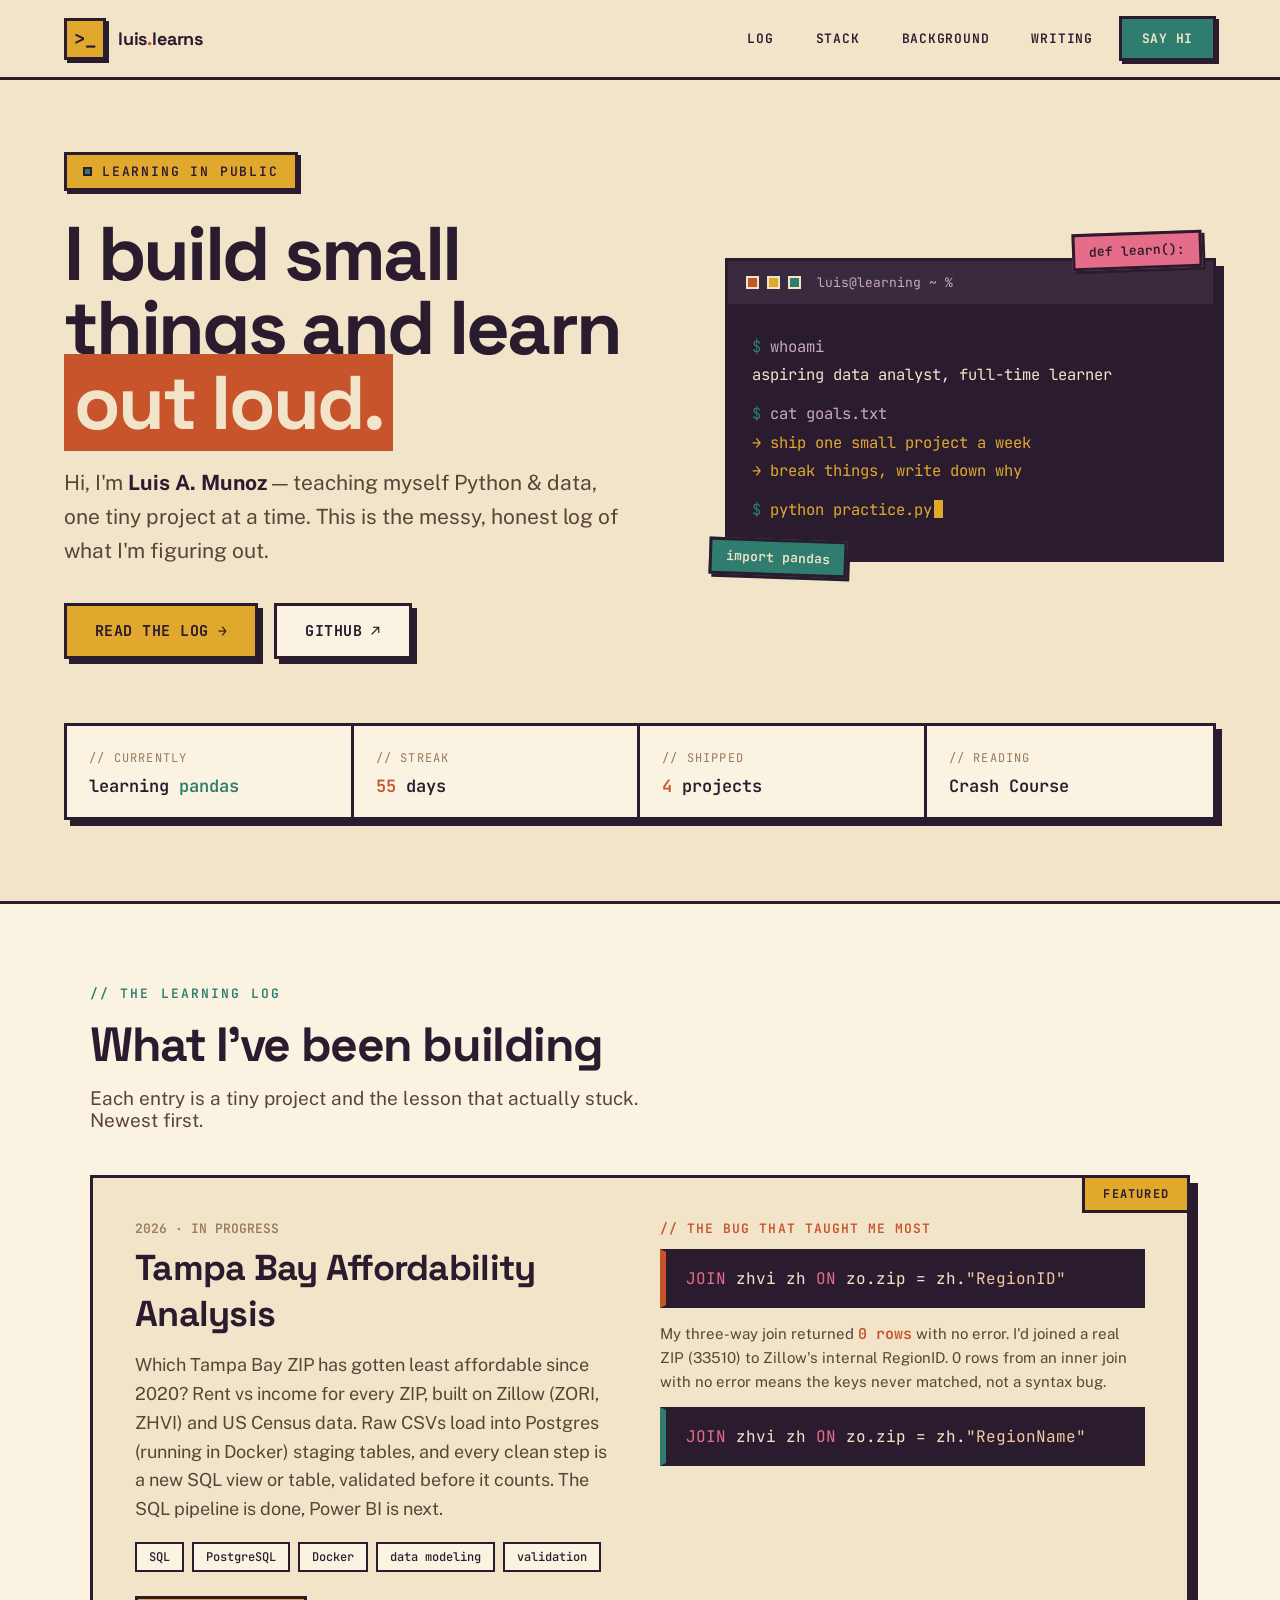
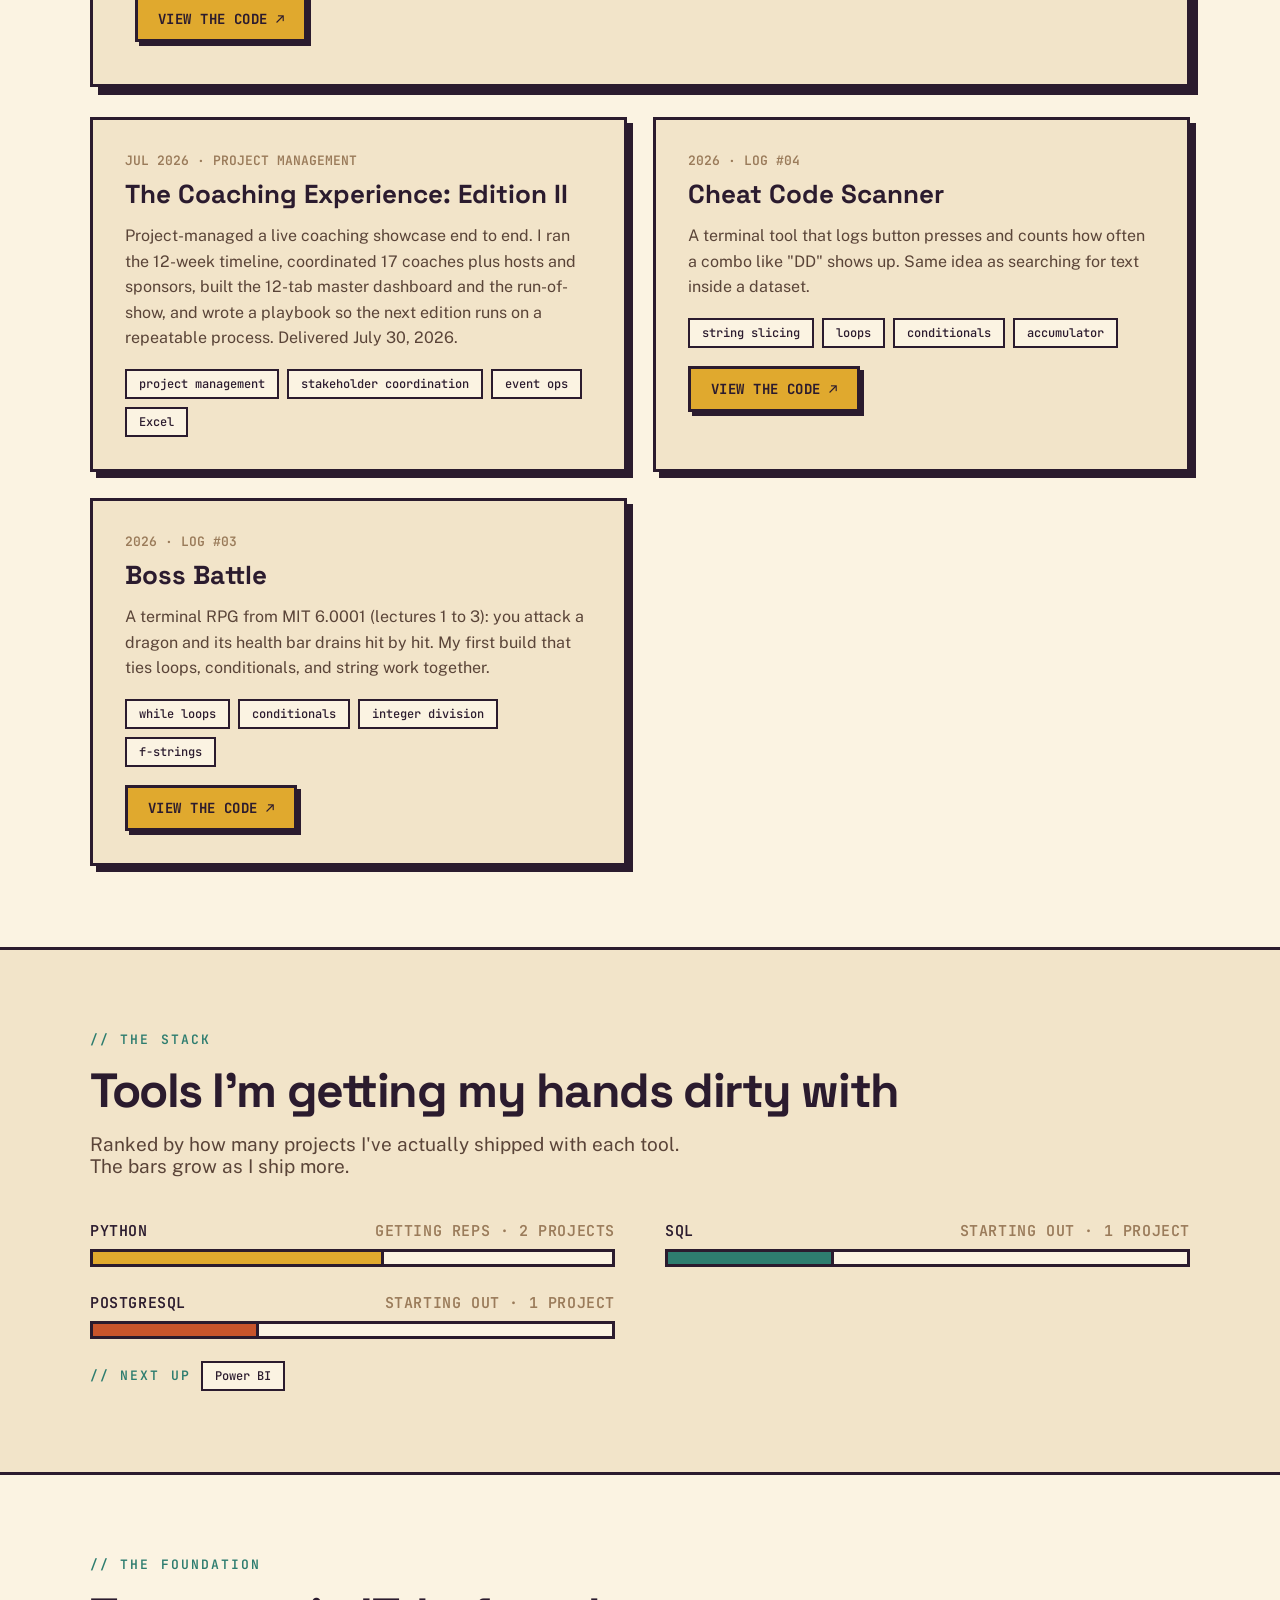
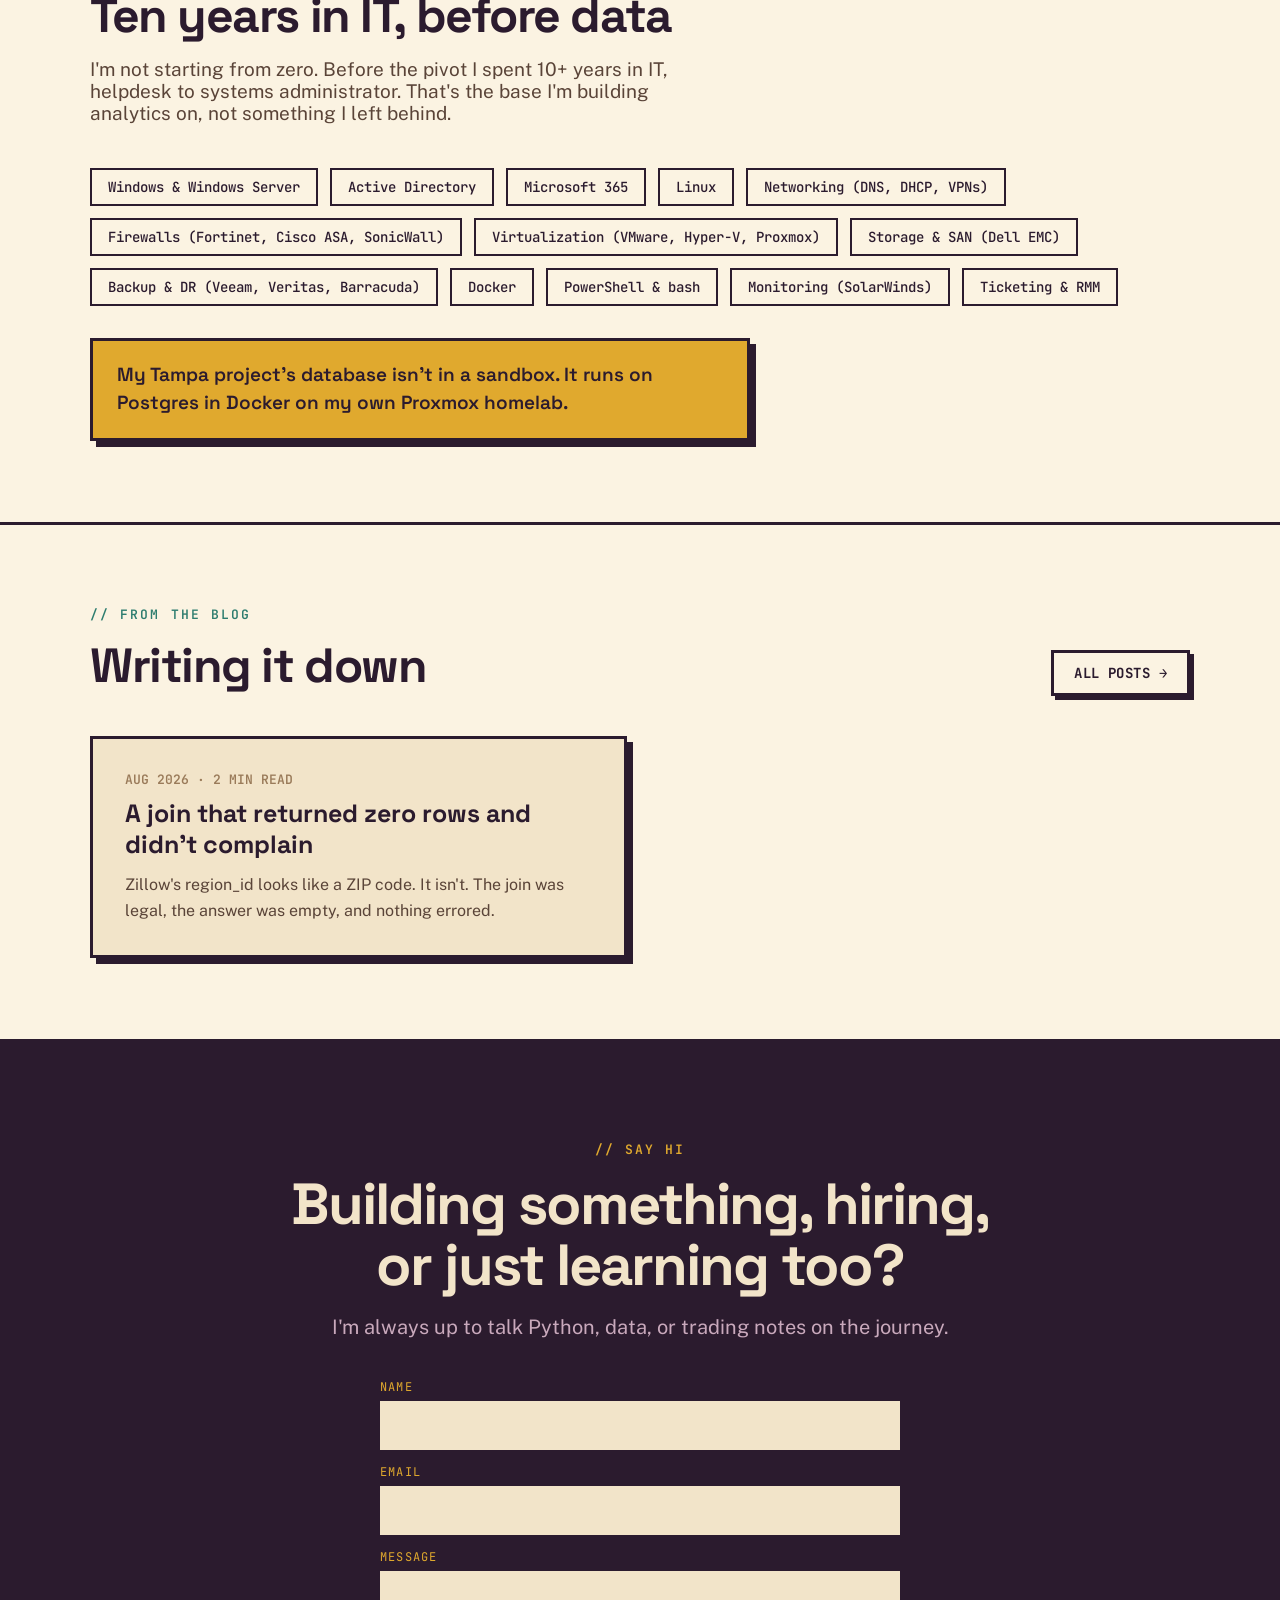
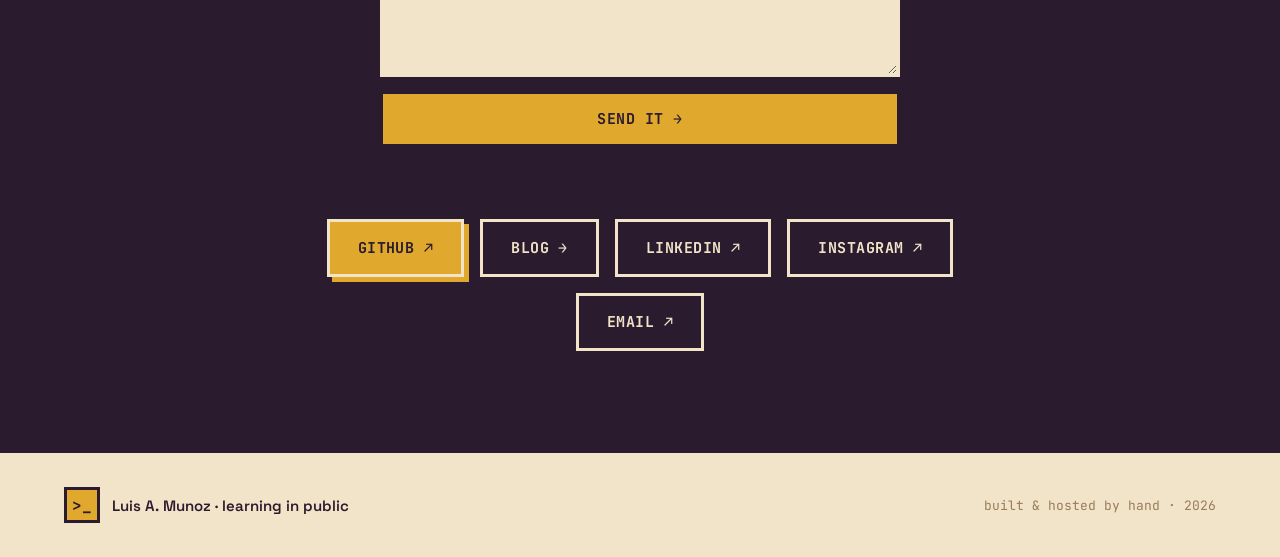
<file: site/index.html>
<!doctype html>
<html lang="en">
  <head>
    <meta charset="utf-8" />
    <meta name="viewport" content="width=device-width, initial-scale=1" />
    <title>Luis A. Munoz — Learning in Public</title>
    <meta
      name="description"
      content="IT pro with 10+ years building a data analytics portfolio in public. SQL, PostgreSQL, Python, and Power BI."
    />

    <!-- social share (Open Graph + Twitter) -->
    <meta property="og:type" content="website" />
    <meta property="og:site_name" content="luisamunoz.com" />
    <meta property="og:url" content="https://luisamunoz.com/" />
    <meta property="og:title" content="Luis A. Munoz · Data / BI Analyst" />
    <meta
      property="og:description"
      content="IT pro with 10+ years building a data analytics portfolio in public. SQL, PostgreSQL, Python, and Power BI."
    />
    <meta
      property="og:image"
      content="https://luisamunoz.com/assets/og-image.png"
    />
    <meta property="og:image:width" content="1200" />
    <meta property="og:image:height" content="630" />
    <meta
      property="og:image:alt"
      content="Luis A. Munoz, Data / BI Analyst, 10 years in IT"
    />
    <meta name="twitter:card" content="summary_large_image" />
    <meta name="twitter:title" content="Luis A. Munoz · Data / BI Analyst" />
    <meta
      name="twitter:description"
      content="IT pro with 10+ years building a data analytics portfolio in public. SQL, PostgreSQL, Python, and Power BI."
    />
    <meta
      name="twitter:image"
      content="https://luisamunoz.com/assets/og-image.png"
    />

    <!-- favicon -->
    <link rel="icon" type="image/png" href="./assets/favicon.png" />
    <link rel="apple-touch-icon" href="./assets/apple-touch-icon.png" />

    <!-- fonts (Google Fonts, by reference) -->
    <link rel="preconnect" href="https://fonts.googleapis.com" />
    <link rel="preconnect" href="https://fonts.gstatic.com" crossorigin />
    <link
      href="https://fonts.googleapis.com/css2?family=Space+Grotesk:wght@400;500;600;700&family=JetBrains+Mono:wght@400;500;600;700&family=Public+Sans:ital,wght@0,400;0,500;0,600;1,400&display=swap"
      rel="stylesheet"
    />

    <!-- the ONE stylesheet -->
    <link rel="stylesheet" href="./css/styles.css" />

    <!-- Google tag (gtag.js) -->
    <script
      async
      src="https://www.googletagmanager.com/gtag/js?id=G-M9YCFY8VNQ"
    ></script>
    <script>
      window.dataLayer = window.dataLayer || [];
      function gtag() {
        dataLayer.push(arguments);
      }
      gtag("js", new Date());
      gtag("config", "G-M9YCFY8VNQ");
    </script>
  </head>
  <body>
    <!-- ============ NAV ============ -->
    <nav class="nav">
      <a href="#top" class="nav__brand">
        <span class="nav__mark">&gt;_</span>
        <span class="nav__wordmark">luis<span class="dot">.</span>learns</span>
      </a>
      <div class="nav__links">
        <a href="#log" class="nav__link">log</a>
        <a href="#stack" class="nav__link">stack</a>
        <a href="#foundation" class="nav__link">background</a>
        <a href="./blog/" class="nav__link">writing</a>
        <a href="#contact" class="nav__cta">say hi</a>
      </div>
    </nav>

    <!-- ============ HERO ============ -->
    <header id="top" class="hero">
      <div class="hero__grid">
        <div>
          <div class="badge">
            <span class="badge__dot"></span> learning in public
          </div>
          <h1 class="hero__title">
            I build small things and learn <span class="hl">out loud.</span>
          </h1>
          <p class="hero__sub">
            Hi, I'm <strong>Luis A. Munoz</strong> — teaching myself Python
            &amp; data, one tiny project at a time. This is the messy, honest
            log of what I'm figuring out.
          </p>
          <div class="hero__actions">
            <a href="#log" class="btn btn--gold">read the log →</a>
            <a
              href="https://github.com/DonLuisMunoz"
              target="_blank"
              rel="noopener"
              class="btn btn--paper"
              >github ↗</a
            >
          </div>
        </div>

        <div class="term">
          <div class="term__tag term__tag--a">def learn():</div>
          <div class="term__tag term__tag--b">import pandas</div>
          <div class="term__window">
            <div class="term__bar">
              <span class="term__dot term__dot--r"></span>
              <span class="term__dot term__dot--y"></span>
              <span class="term__dot term__dot--g"></span>
              <span class="term__path">luis@learning ~ %</span>
            </div>
            <div class="term__body">
              <div class="term__muted">
                <span class="term__prompt">$</span> whoami
              </div>
              <div class="term__out">
                aspiring data analyst, full-time learner
              </div>
              <div class="term__muted term__gap">
                <span class="term__prompt">$</span> cat goals.txt
              </div>
              <div class="term__goal">→ ship one small project a week</div>
              <div class="term__goal">→ break things, write down why</div>
              <div class="term__muted term__gap">
                <span class="term__prompt">$</span>
                <span data-type class="term__goal"></span
                ><span class="term__caret"></span>
              </div>
            </div>
          </div>
        </div>
      </div>

      <!-- currently strip -->
      <div class="strip">
        <div class="strip__cell">
          <span class="strip__label">// currently</span>
          <div class="strip__value">
            learning <span class="t-teal">pandas</span>
          </div>
        </div>
        <div class="strip__cell">
          <span class="strip__label">// streak</span>
          <div class="strip__value">
            <span data-streak class="t-accent">0</span> days
          </div>
        </div>
        <div class="strip__cell">
          <span class="strip__label">// shipped</span>
          <div class="strip__value">
            <span class="t-accent" data-shipped>3</span> projects
          </div>
        </div>
        <div class="strip__cell">
          <span class="strip__label">// reading</span>
          <div class="strip__value">Crash Course</div>
        </div>
      </div>
    </header>

    <!-- ============ LEARNING LOG ============ -->
    <section id="log" class="section section--paper">
      <div class="section__inner">
        <div data-reveal class="section__head">
          <div class="section-kicker">// the learning log</div>
          <h2 class="section-title">What I've been building</h2>
          <p class="section-lead">
            Each entry is a tiny project and the lesson that actually stuck.
            Newest first.
          </p>
        </div>

        <!-- featured entry (hand-curated highlight). data-tools feeds the stack tally. -->
        <article data-reveal class="featured" data-tools="SQL,PostgreSQL">
          <div class="featured__flag">FEATURED</div>
          <div class="featured__row">
            <div class="featured__col">
              <div class="card__meta">2026 · IN PROGRESS</div>
              <h3 class="featured__title">Tampa Bay Affordability Analysis</h3>
              <p class="featured__body">
                Which Tampa Bay ZIP has gotten least affordable since 2020? Rent
                vs income for every ZIP, built on Zillow (ZORI, ZHVI) and US
                Census data. Raw CSVs load into Postgres (running in Docker)
                staging tables, and every clean step is a new SQL view or table,
                validated before it counts. The SQL pipeline is done, Power BI
                is next.
              </p>
              <div class="tags">
                <span class="tag">SQL</span>
                <span class="tag">PostgreSQL</span>
                <span class="tag">Docker</span>
                <span class="tag">data modeling</span>
                <span class="tag">validation</span>
              </div>
              <a
                href="https://github.com/DonLuisMunoz/tampa-affordability-analysis"
                target="_blank"
                rel="noopener"
                class="btn btn--gold btn--sm"
                style="margin-top: 24px"
                >view the code ↗</a
              >
            </div>
            <div class="featured__col">
              <div class="bug-label">// the bug that taught me most</div>
              <div class="code-block code-block--bad">
                <span class="syn-kw">JOIN</span> zhvi zh
                <span class="syn-kw">ON</span> zo.zip =
                zh.<span class="syn-str">"RegionID"</span>
              </div>
              <p class="bug-note">
                My three-way join returned
                <span class="inline-code" style="color: var(--accent)"
                  >0 rows</span
                >
                with no error. I'd joined a real ZIP (33510) to Zillow's
                internal RegionID. 0 rows from an inner join with no error means
                the keys never matched, not a syntax bug.
              </p>
              <div class="code-block code-block--good">
                <span class="syn-kw">JOIN</span> zhvi zh
                <span class="syn-kw">ON</span> zo.zip =
                zh.<span class="syn-str">"RegionName"</span>
              </div>
            </div>
          </div>
        </article>

        <!-- data-driven project cards: rendered by js/main.js from data/projects.json -->
        <div id="project-list" data-reveal class="projects">
          <!-- cards injected here -->
        </div>
      </div>
    </section>

    <!-- ============ TECH STACK ============ -->
    <section id="stack" class="section section--cream">
      <div class="section__inner">
        <div data-reveal class="section__head">
          <div class="section-kicker">// the stack</div>
          <h2 class="section-title">Tools I'm getting my hands dirty with</h2>
          <p class="section-lead">
            Ranked by how many projects I've actually shipped with each tool.
            The bars grow as I ship more.
          </p>
        </div>
        <!-- bars are computed by js/main.js from each project's tools, ranked by reps -->
        <div data-reveal class="skills" data-stack></div>
        <div data-reveal class="stack-next" data-stack-next></div>
      </div>
    </section>

    <!-- ============ IT FOUNDATION ============ -->
    <section id="foundation" class="section section--paper">
      <div class="section__inner">
        <div data-reveal class="section__head">
          <div class="section-kicker">// the foundation</div>
          <h2 class="section-title">Ten years in IT, before data</h2>
          <p class="section-lead">
            I'm not starting from zero. Before the pivot I spent 10+ years in
            IT, helpdesk to systems administrator. That's the base I'm building
            analytics on, not something I left behind.
          </p>
        </div>
        <div data-reveal class="tags tags--foundation">
          <span class="tag">Windows &amp; Windows Server</span>
          <span class="tag">Active Directory</span>
          <span class="tag">Microsoft 365</span>
          <span class="tag">Linux</span>
          <span class="tag">Networking (DNS, DHCP, VPNs)</span>
          <span class="tag">Firewalls (Fortinet, Cisco ASA, SonicWall)</span>
          <span class="tag">Virtualization (VMware, Hyper-V, Proxmox)</span>
          <span class="tag">Storage &amp; SAN (Dell EMC)</span>
          <span class="tag">Backup &amp; DR (Veeam, Veritas, Barracuda)</span>
          <span class="tag">Docker</span>
          <span class="tag">PowerShell &amp; bash</span>
          <span class="tag">Monitoring (SolarWinds)</span>
          <span class="tag">Ticketing &amp; RMM</span>
        </div>
        <p data-reveal class="foundation-note">
          My Tampa project's database isn't in a sandbox. It runs on Postgres in
          Docker on my own Proxmox homelab.
        </p>
      </div>
    </section>

    <!-- ============ WRITING ============
         Cards are rendered by main.js from site/content/posts/index.json,
         the same manifest /blog reads. The section hides itself when
         there are no posts, so it can never show placeholders. -->
    <section id="writing" class="section section--paper" hidden>
      <div class="section__inner">
        <div data-reveal class="writing-head">
          <div>
            <div class="section-kicker">// from the blog</div>
            <h2 class="section-title">Writing it down</h2>
          </div>
          <a href="./blog/" class="btn btn--paper btn--sm">all posts →</a>
        </div>
        <div data-reveal class="projects" id="writing-list"></div>
      </div>
    </section>

    <!-- ============ CONTACT ============ -->
    <section id="contact" class="contact">
      <div data-reveal class="contact__inner">
        <div class="contact__kicker">// say hi</div>
        <h2 class="contact__title">
          Building something, hiring, or just learning too?
        </h2>
        <p class="contact__sub">
          I'm always up to talk Python, data, or trading notes on the journey.
        </p>

        <!-- contact form posts to the API (see js/main.js + api/main.py) -->
        <form id="contact-form" class="contact__form" novalidate>
          <div class="field">
            <label for="cf-name">Name</label>
            <input id="cf-name" name="name" type="text" required />
          </div>
          <div class="field">
            <label for="cf-email">Email</label>
            <input id="cf-email" name="email" type="email" required />
          </div>
          <div class="field">
            <label for="cf-message">Message</label>
            <textarea
              id="cf-message"
              name="message"
              rows="4"
              required
            ></textarea>
          </div>
          <button type="submit" class="btn btn--gold">send it →</button>
          <div class="form-status" id="form-status" aria-live="polite"></div>
        </form>

        <div class="contact__links">
          <a
            href="https://github.com/DonLuisMunoz"
            target="_blank"
            rel="noopener"
            class="contact__btn contact__btn--gold"
            >GitHub ↗</a
          >
          <a href="./blog/" class="contact__btn">Blog →</a>
          <a
            href="https://www.linkedin.com/in/luisalfredomunoz/"
            target="_blank"
            rel="noopener"
            class="contact__btn"
            >LinkedIn ↗</a
          >
          <a
            href="https://instagram.com/donluismunoz"
            target="_blank"
            rel="noopener"
            class="contact__btn"
            >Instagram ↗</a
          >
          <a href="mailto:lamunoz12@gmail.com" class="contact__btn">Email ↗</a>
        </div>
      </div>
    </section>

    <!-- ============ FOOTER ============ -->
    <footer class="footer">
      <div class="footer__brand">
        <span class="footer__mark">&gt;_</span>
        <span class="footer__name">Luis A. Munoz · learning in public</span>
      </div>
      <div class="footer__meta">built &amp; hosted by hand · 2026</div>
    </footer>

    <script src="./js/config.js"></script>
    <script src="./js/main.js"></script>
  </body>
</html>
</file>
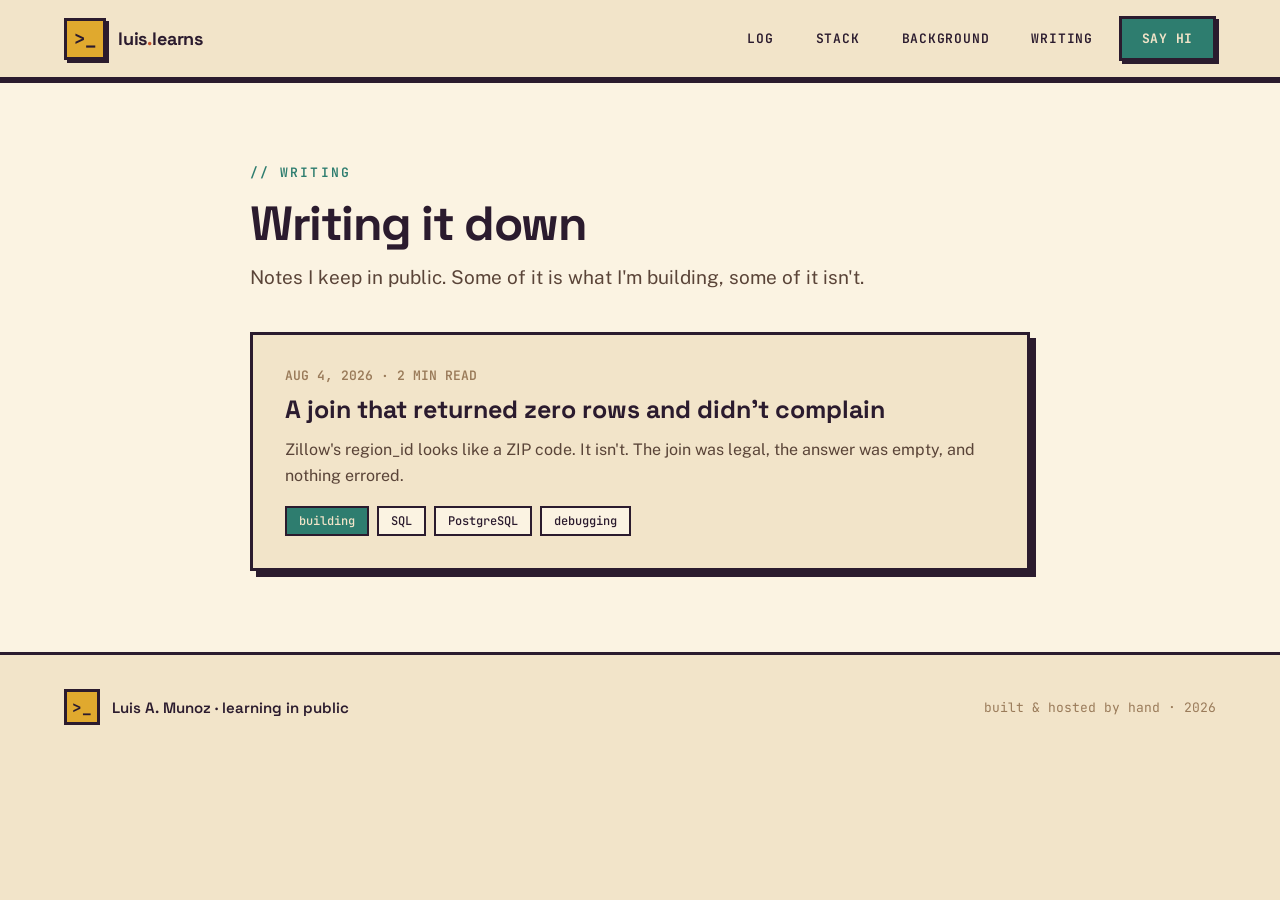
<file: site/blog/index.html>
<!doctype html>
<html lang="en">
  <head>
    <meta charset="utf-8" />
    <meta name="viewport" content="width=device-width, initial-scale=1" />
    <title>Writing · Luis A. Munoz</title>
    <meta
      name="description"
      content="Luis A. Munoz writing in public. Notes on building things, on data and IT work, and on whatever else is worth writing down."
    />

    <!-- social share (Open Graph + Twitter) -->
    <meta property="og:type" content="website" />
    <meta property="og:site_name" content="luisamunoz.com" />
    <meta property="og:url" content="https://luisamunoz.com/blog/" />
    <meta property="og:title" content="Writing · Luis A. Munoz" />
    <meta
      property="og:description"
      content="Luis A. Munoz writing in public. Notes on building things, on data and IT work, and on whatever else is worth writing down."
    />
    <meta
      property="og:image"
      content="https://luisamunoz.com/assets/og-image.png"
    />
    <meta property="og:image:width" content="1200" />
    <meta property="og:image:height" content="630" />
    <meta name="twitter:card" content="summary_large_image" />
    <meta name="twitter:title" content="Writing · Luis A. Munoz" />
    <meta
      name="twitter:description"
      content="Luis A. Munoz writing in public. Notes on building things, on data and IT work, and on whatever else is worth writing down."
    />
    <meta
      name="twitter:image"
      content="https://luisamunoz.com/assets/og-image.png"
    />

    <!-- favicon -->
    <link rel="icon" type="image/png" href="../assets/favicon.png" />
    <link rel="apple-touch-icon" href="../assets/apple-touch-icon.png" />

    <!-- fonts (Google Fonts, by reference) -->
    <link rel="preconnect" href="https://fonts.googleapis.com" />
    <link rel="preconnect" href="https://fonts.gstatic.com" crossorigin />
    <link
      href="https://fonts.googleapis.com/css2?family=Space+Grotesk:wght@400;500;600;700&family=JetBrains+Mono:wght@400;500;600;700&family=Public+Sans:ital,wght@0,400;0,500;0,600;1,400&display=swap"
      rel="stylesheet"
    />

    <!-- the ONE stylesheet -->
    <link rel="stylesheet" href="../css/styles.css" />

    <!-- Google tag (gtag.js) -->
    <script
      async
      src="https://www.googletagmanager.com/gtag/js?id=G-M9YCFY8VNQ"
    ></script>
    <script>
      window.dataLayer = window.dataLayer || [];
      function gtag() {
        dataLayer.push(arguments);
      }
      gtag("js", new Date());
      gtag("config", "G-M9YCFY8VNQ");
    </script>
  </head>
  <body>
    <!-- ============ NAV ============ -->
    <nav class="nav">
      <a href="../" class="nav__brand">
        <span class="nav__mark">&gt;_</span>
        <span class="nav__wordmark">luis<span class="dot">.</span>learns</span>
      </a>
      <div class="nav__links">
        <a href="../#log" class="nav__link">log</a>
        <a href="../#stack" class="nav__link">stack</a>
        <a href="../#foundation" class="nav__link">background</a>
        <a href="./" class="nav__link">writing</a>
        <a href="../#contact" class="nav__cta">say hi</a>
      </div>
    </nav>

    <!-- ============ BLOG ============ -->
    <section class="section section--paper">
      <div class="blog__inner">
        <!-- shown only on the list view; blog.js unhides it -->
        <div id="blog-list-head" class="section__head" hidden>
          <div class="section-kicker">// writing</div>
          <h1 class="section-title">Writing it down</h1>
          <p class="section-lead">
            Notes I keep in public. Some of it is what I'm building, some of it
            isn't.
          </p>
          <!-- filter chips, built from whatever categories the posts declare -->
          <div id="blog-filters" class="filters"></div>
        </div>

        <!-- blog.js renders either the post list or a single post here -->
        <div id="blog-root" class="blog__body">
          <p class="section-lead">Loading…</p>
        </div>
      </div>
    </section>

    <!-- ============ FOOTER ============ -->
    <footer class="footer">
      <div class="footer__brand">
        <span class="footer__mark">&gt;_</span>
        <span class="footer__name">Luis A. Munoz · learning in public</span>
      </div>
      <div class="footer__meta">built &amp; hosted by hand · 2026</div>
    </footer>

    <script src="../js/blog.js"></script>
  </body>
</html>
</file>
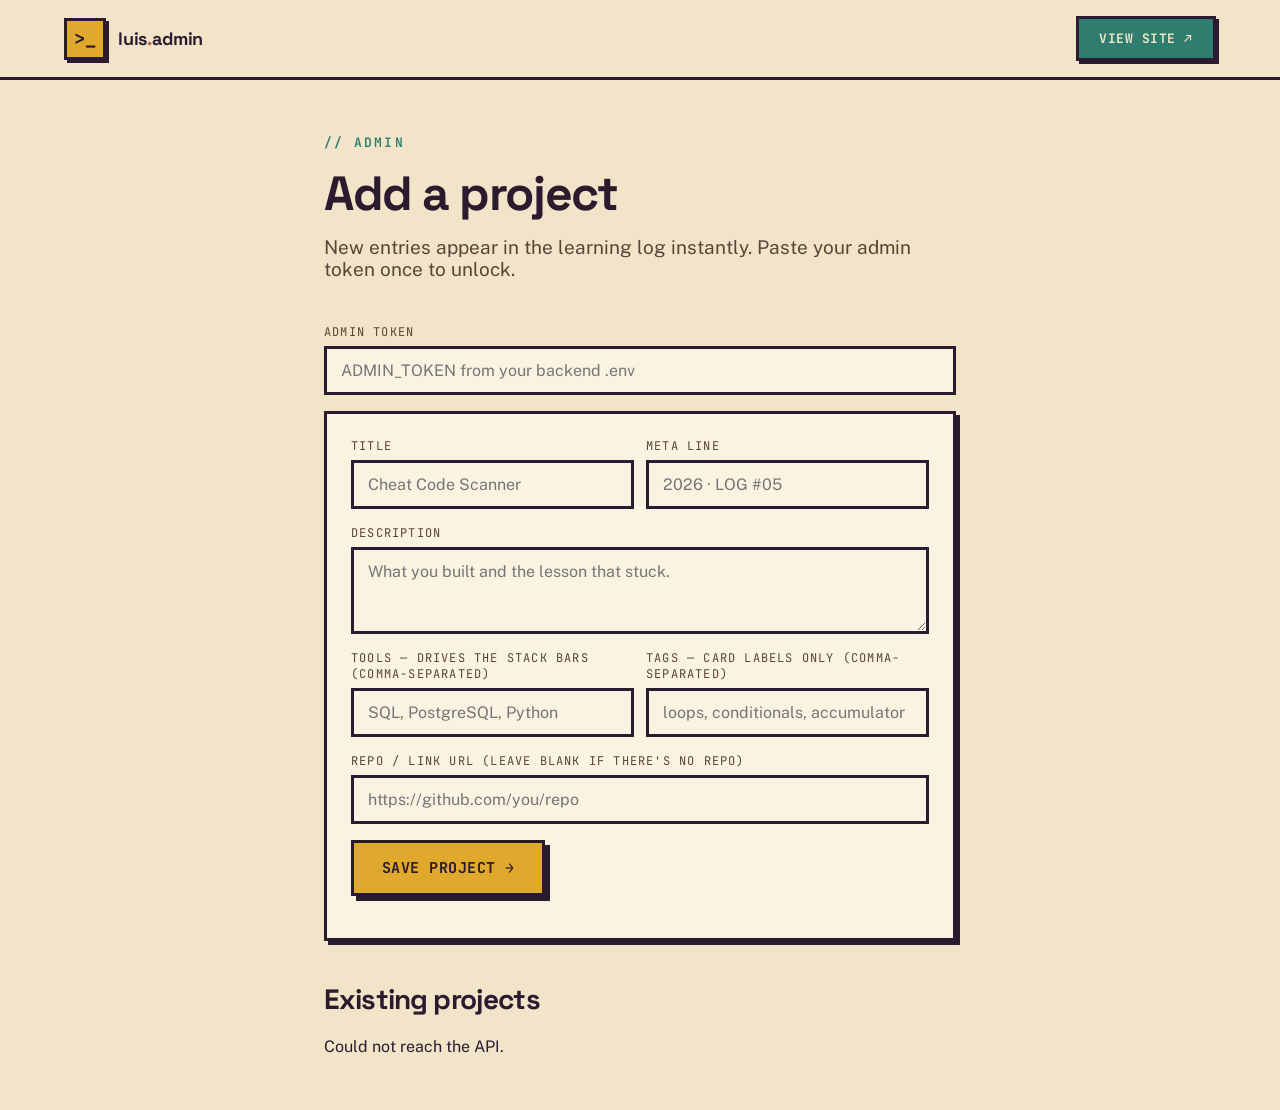
<file: site/admin.html>
<!DOCTYPE html>
<html lang="en">
<head>
  <meta charset="utf-8">
  <meta name="viewport" content="width=device-width, initial-scale=1">
  <title>Admin · Add a project</title>
  <meta name="robots" content="noindex">
  <link rel="preconnect" href="https://fonts.googleapis.com">
  <link rel="preconnect" href="https://fonts.gstatic.com" crossorigin>
  <link href="https://fonts.googleapis.com/css2?family=Space+Grotesk:wght@400;500;600;700&family=JetBrains+Mono:wght@400;500;600;700&family=Public+Sans:ital,wght@0,400;0,500;0,600;1,400&display=swap" rel="stylesheet">
  <link rel="stylesheet" href="./css/styles.css">
  <style>
    .admin { max-width: 760px; margin: 0 auto; padding: 6vh 5vw; }
    .admin .field { margin-bottom: 16px; }
    .admin .field label { color: var(--text-soft); }
    .admin .field input, .admin .field textarea {
      background: var(--paper); border: 3px solid var(--plum); color: var(--plum);
    }
    .admin .field input:focus, .admin .field textarea:focus { border-color: var(--gold); }
    .admin-list .card { margin-bottom: 16px; }
    .row { display: flex; gap: 12px; flex-wrap: wrap; align-items: end; }
    .row > .field { flex: 1; min-width: 180px; }
    .danger { background: var(--accent); color: var(--cream); border-color: var(--plum); }
  </style>
</head>
<body>
  <nav class="nav">
    <a href="./index.html" class="nav__brand">
      <span class="nav__mark">&gt;_</span>
      <span class="nav__wordmark">luis<span class="dot">.</span>admin</span>
    </a>
    <a href="./index.html" class="nav__cta">view site ↗</a>
  </nav>

  <div class="admin">
    <div class="section__head">
      <div class="section-kicker">// admin</div>
      <h1 class="section-title">Add a project</h1>
      <p class="section-lead">New entries appear in the learning log instantly. Paste your admin token once to unlock.</p>
    </div>

    <div class="field">
      <label for="token">Admin token</label>
      <input id="token" type="password" placeholder="ADMIN_TOKEN from your backend .env">
    </div>

    <form id="project-form" class="nb-block" style="padding:24px;background:var(--paper);">
      <input type="hidden" id="f-id">
      <div class="row">
        <div class="field">
          <label for="f-title">Title</label>
          <input id="f-title" type="text" required placeholder="Cheat Code Scanner">
        </div>
        <div class="field">
          <label for="f-meta">Meta line</label>
          <input id="f-meta" type="text" placeholder="2026 · LOG #05">
        </div>
      </div>
      <div class="field">
        <label for="f-body">Description</label>
        <textarea id="f-body" rows="3" required placeholder="What you built and the lesson that stuck."></textarea>
      </div>
      <div class="row">
        <div class="field">
          <label for="f-tools">Tools — drives the stack bars (comma-separated)</label>
          <input id="f-tools" type="text" placeholder="SQL, PostgreSQL, Python">
        </div>
        <div class="field">
          <label for="f-tags">Tags — card labels only (comma-separated)</label>
          <input id="f-tags" type="text" placeholder="loops, conditionals, accumulator">
        </div>
      </div>
      <div class="field">
        <label for="f-url">Repo / link URL (leave blank if there's no repo)</label>
        <input id="f-url" type="url" placeholder="https://github.com/you/repo">
      </div>
      <button type="submit" class="btn btn--gold">save project →</button>
      <div class="form-status" id="status" style="color:var(--accent);"></div>
    </form>

    <h2 class="section-title" style="font-size:28px;margin-top:40px;">Existing projects</h2>
    <div id="admin-list" class="admin-list" style="margin-top:20px;"></div>
  </div>

  <script src="./js/config.js"></script>
  <script src="./js/admin.js"></script>
</body>
</html>
</file>
<file: site/css/styles.css>
/* ============================================================
   Luis — Portfolio (Neo-Brutalist)
   Single entry point. The page links ONLY this file.
   It pulls in the shared design tokens, then the component
   styles below build on those tokens.
   ============================================================ */

@import "tokens/fonts.css";
@import "tokens/colors.css";
@import "tokens/typography.css";
@import "tokens/spacing.css";
@import "components.css";
</file>
